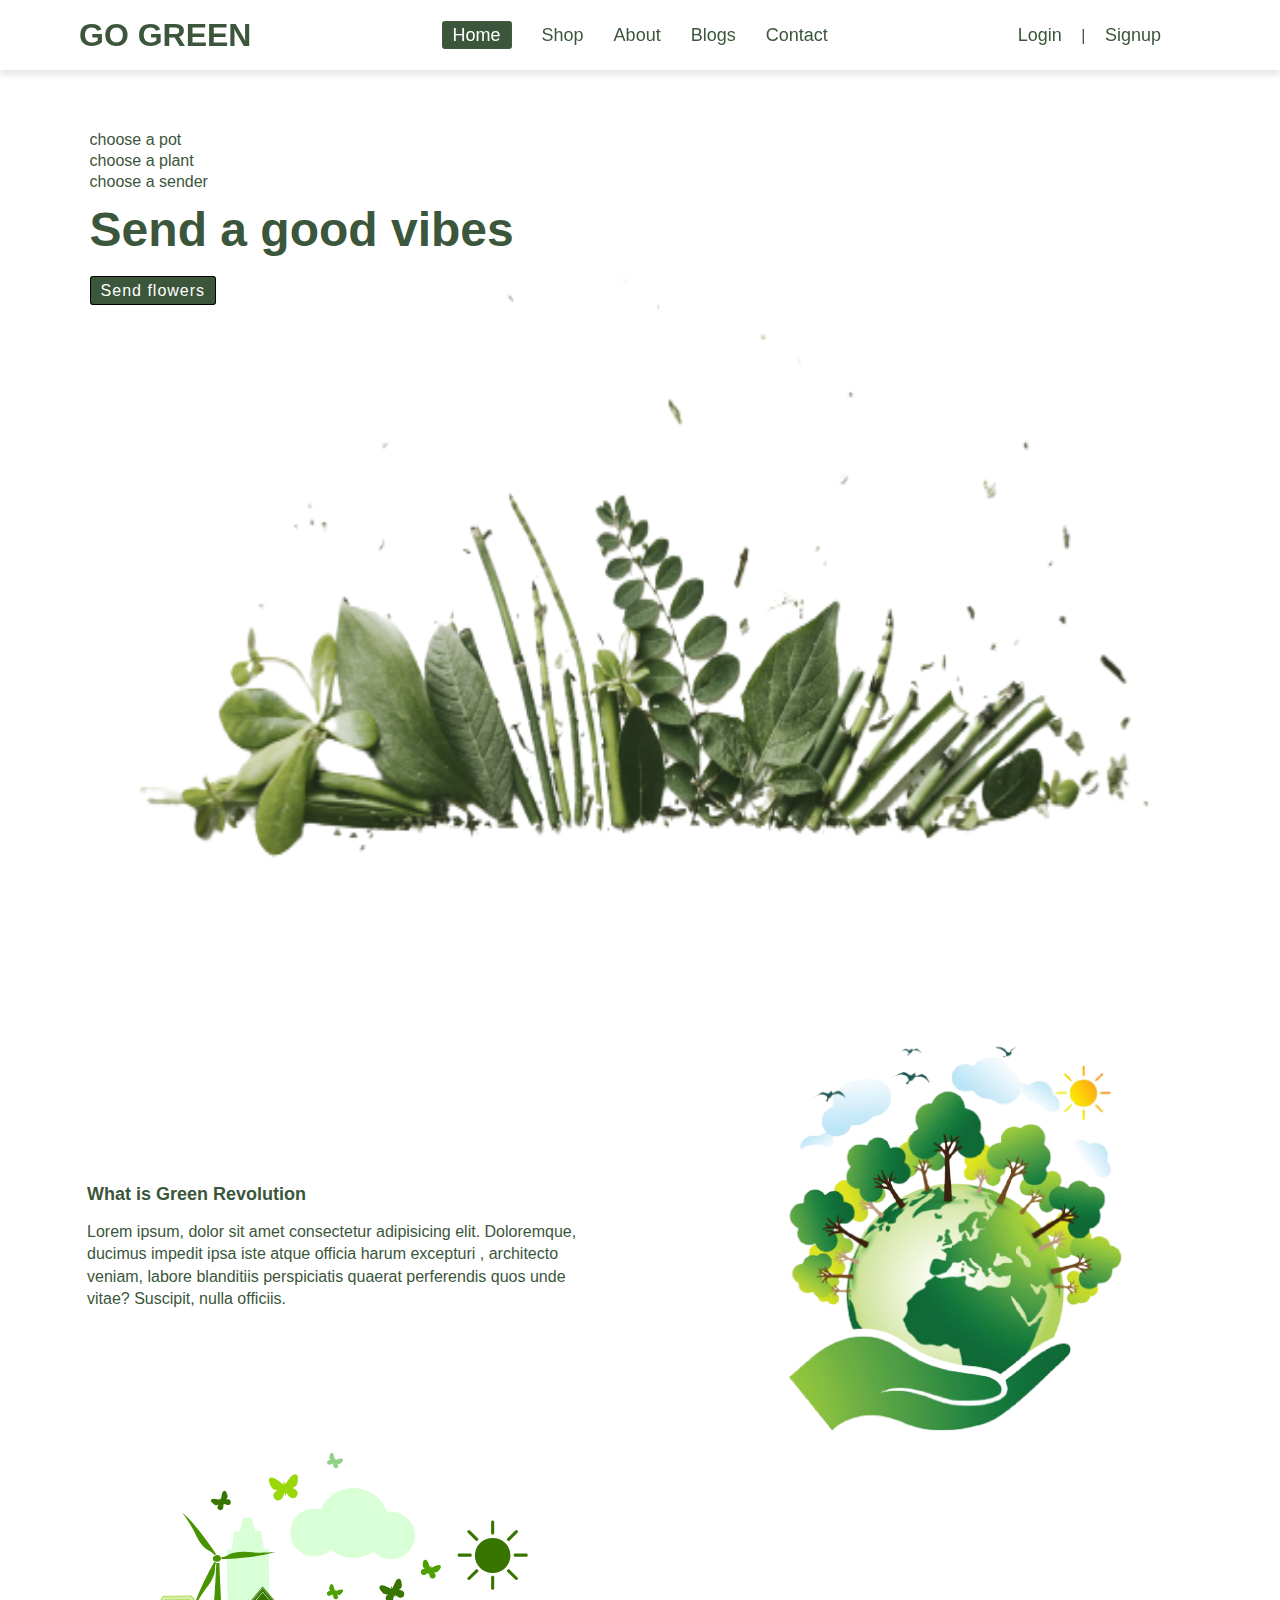
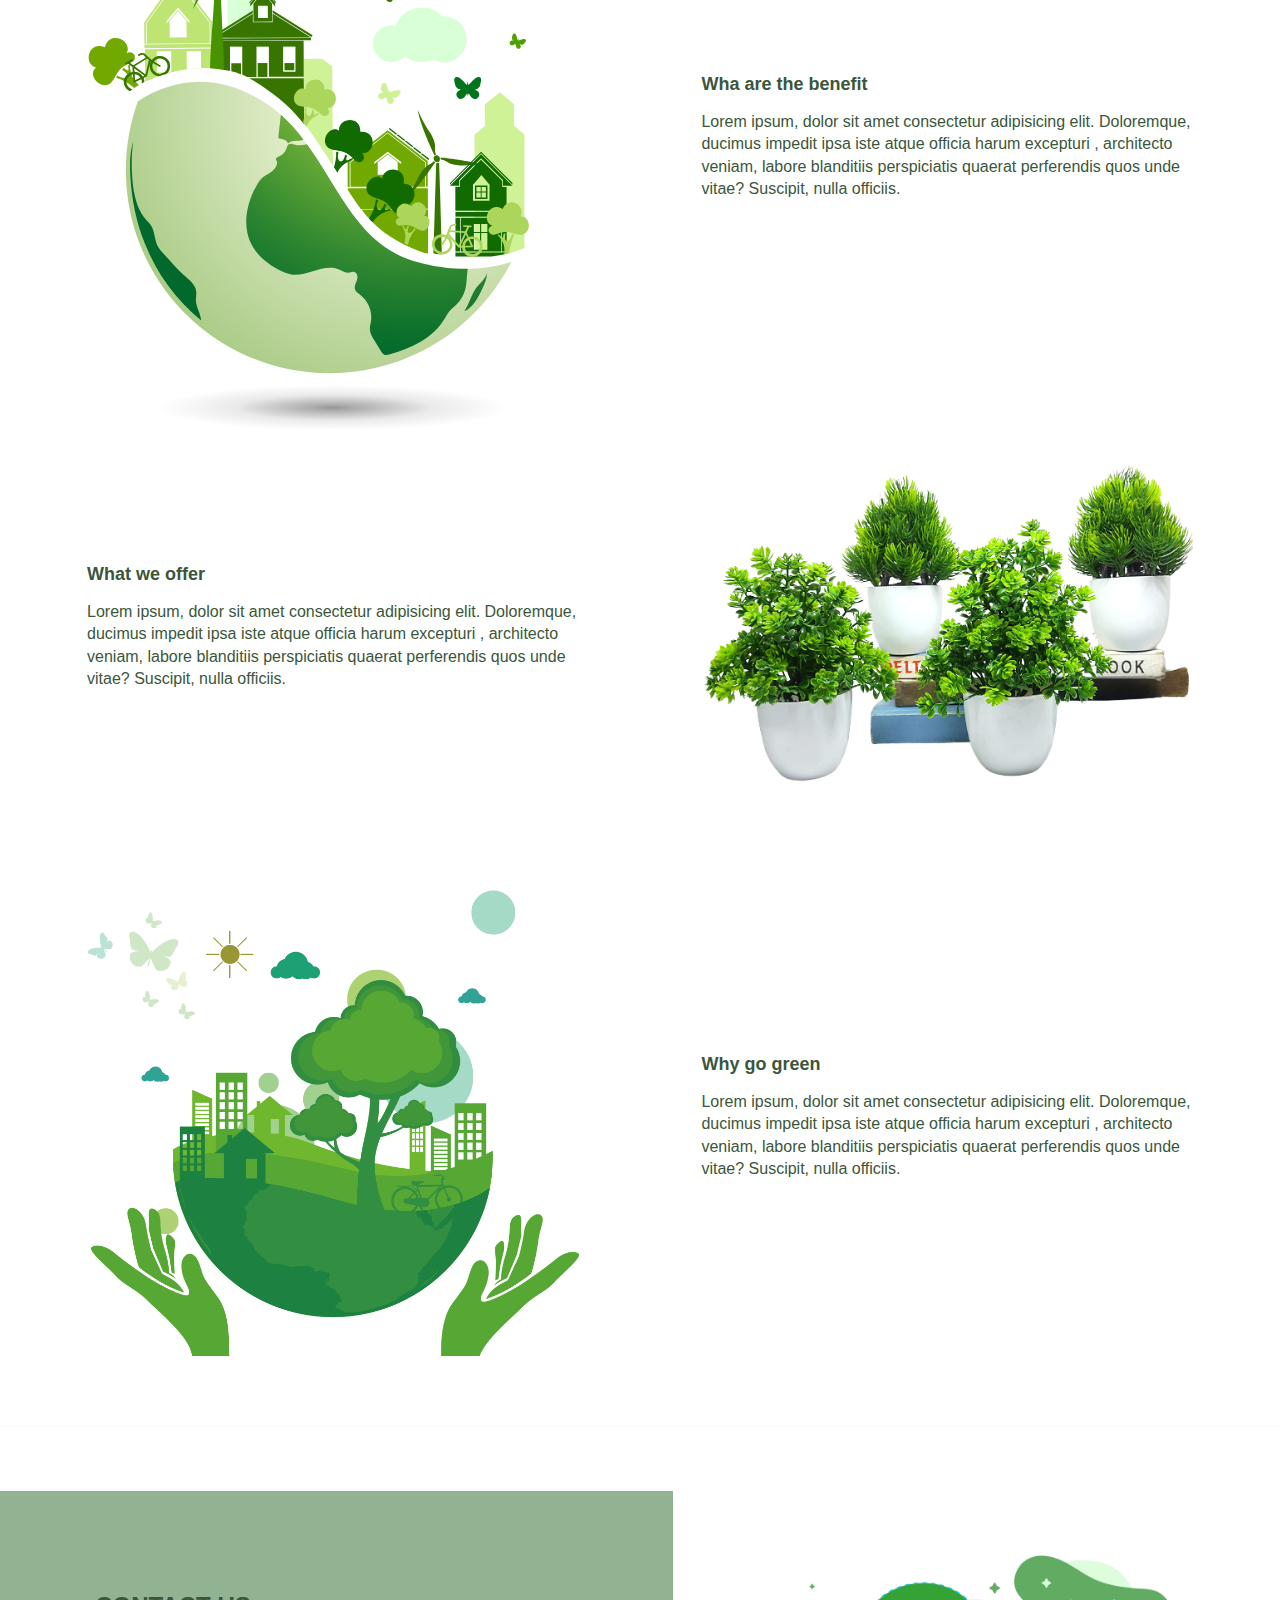
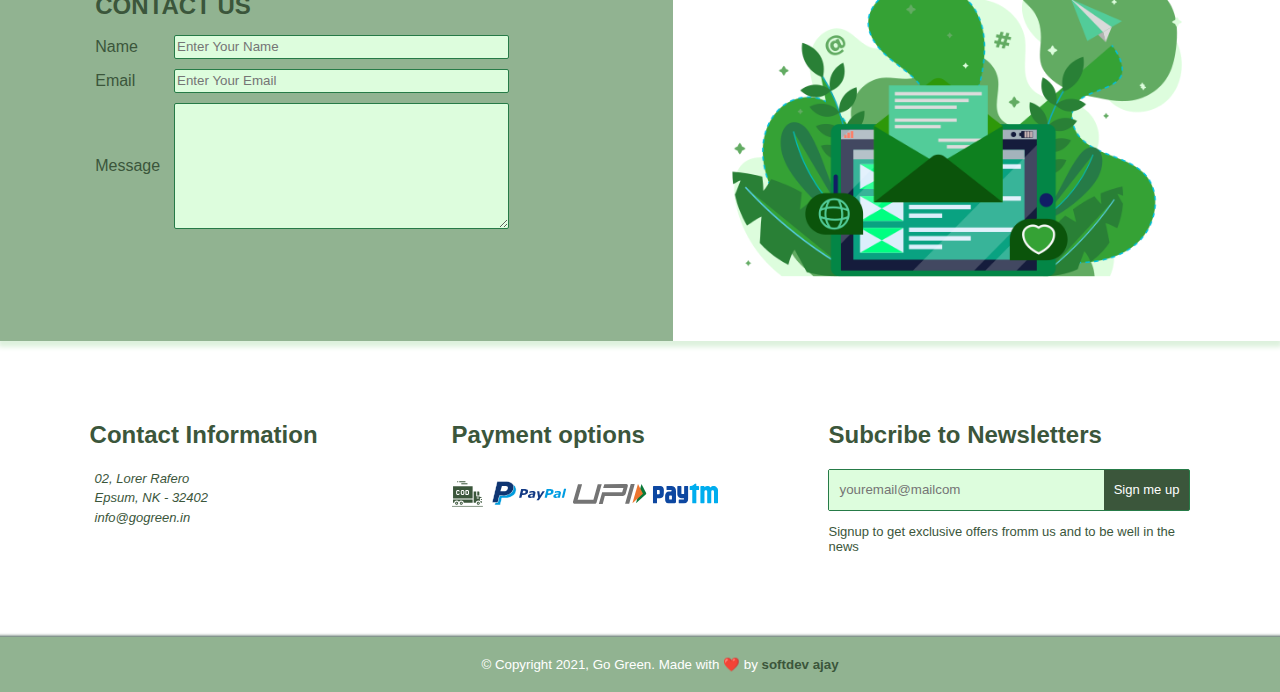
<file: go_green/index.html>
<!DOCTYPE html>
<html lang="en">
<head>
    <meta charset="UTF-8">
    <meta http-equiv="X-UA-Compatible" content="IE=edge">
    <meta name="viewport" content="width=device-width, initial-scale=1.0">
    <title>Go Green</title>
    <link rel="stylesheet" href="./assets/css/index.css">
</head>
<body>
    <section class="header" >
        <div class="header_cover">
          <div class="logo">
              <a href="#">GO GREEN</a>
          </div>
          <div class="hamburger" onclick="toggleMenu()" >
            <img src="assets/img/hamburger.png" alt="menu">
          </div>
          <div class="navbar_cover">
              <div class="main_menu">
                <nav>
                  <p><a href="" class="active">Home</a></p>
                  <p><a href="">Shop</a></p>
                  <p><a href="">About</a></p>
                  <p><a href="">Blogs</a></p>
                  <p><a href="">Contact</a></p>
                </nav>
              </div>
              <div class="login">
                <a href="#">Login</a>
                <span>|</span>
                <a href="#">Signup</a>
              </div>
          </div>
        </div>
    </section>
    <section class="home_cover">
        <div class="welcome_mesage">
          <p>choose a pot</p>
          <p>choose a plant</p>
          <p>choose a sender</p>
          <h2>Send a good vibes</h2>
        </div>
        <div class="shop_botton">
            <a href="">Send flowers</a>
        </div>
    </section>
    <section class="other_info" onscroll="myFunction()">
        <div id="revolution" class="info">
            <div class="desc left">
                <h2>What is Green Revolution</h2>
                <p>Lorem ipsum, dolor sit amet consectetur adipisicing elit. Doloremque, ducimus impedit ipsa iste atque officia harum excepturi
                    , architecto veniam, labore blanditiis perspiciatis quaerat perferendis quos unde vitae? Suscipit, nulla officiis.</p>
            </div>
            <div class="o_img right">
                <img src="./assets/img/green_revolution.png" alt="green revolution">
            </div>
        </div>
        <div id="benefit" class="info">
            <div class="o_img left">
                <img src="./assets/img/benefit.svg" alt="benefit">
            </div>
            <div class="desc right">
                <h2>Wha are the benefit</h2>
                <p>Lorem ipsum, dolor sit amet consectetur adipisicing elit. Doloremque, ducimus impedit ipsa iste atque officia harum excepturi
                    , architecto veniam, labore blanditiis perspiciatis quaerat perferendis quos unde vitae? Suscipit, nulla officiis.</p>
            </div>
        </div>
        <div id="what_we_offer" class="info">
            <div class="desc left">
                <h2>What we offer</h2>
                <p>Lorem ipsum, dolor sit amet consectetur adipisicing elit. Doloremque, ducimus impedit ipsa iste atque officia harum excepturi
                    , architecto veniam, labore blanditiis perspiciatis quaerat perferendis quos unde vitae? Suscipit, nulla officiis.</p>
            </div>
            <div class="o_img right">
                <img src="./assets/img/what_we_offer.png" alt="what we offer">
            </div>
        </div>

        <div id="why_go_green" class="info">
          <div class="o_img left">
              <img src="./assets/img/why_go_green.png" alt="why go green">
          </div>
          <div class="desc right">
            <h2>Why go green</h2>
            <p>Lorem ipsum, dolor sit amet consectetur adipisicing elit. Doloremque, ducimus impedit ipsa iste atque officia harum excepturi
              , architecto veniam, labore blanditiis perspiciatis quaerat perferendis quos unde vitae? Suscipit, nulla officiis.</p>
            </div>
        </div>
    </section>

    <section id="contact" >
        <!-- <div class="address">
            <h5>Contact Us</h5>
            <address>
                <p>gogreen@gmail.com</p>
                <p>Kanpur</p>
            </address> -->

      <div class="info">
        <div class="desc left">
          <!-- <h2>Contact Us</h2> -->
          <div class="input_cover">
            <h2>CONTACT US</h2>
            <div class="input_div">
              <span>Name</span>
              <input type="text" id="name" placeholder="Enter Your Name" class="input_value">
            </div>
            <div class="input_div">
              <span>Email</span>
              <input type="email" id="email" placeholder="Enter Your Email" class="input_value">
            </div>
            <div class="input_div">
              <span>Message</span>
              <textarea name="name" rows="6" id="message" class="input_value"></textarea>
            </div>
          </div>
        </div>
        <div class="o_img">
            <div class="right contact_img">
                <img src="./assets/img/email.png" alt=" send mail">
            </div>
        </div>
      </div>
    </section>
    <footer>
        <div class="upder_info">
        <div class="contact_info f_info">
          <h2>Contact Information</h2>
          <address class="">
            <p>02, Lorer Rafero</p>
            <p>Epsum, NK - 32402</p>
            <p>info@gogreen.in</p>
          </address>
        </div>
        <div class="connect_options f_info">
          <div class="payment_options">
            <h2>Payment options</h2>
            <div class="payment_methon">
              <img src="./assets/img/payment.svg" alt=" payment method">
            </div>
          </div>
          <!-- <div class="social_connects">
            <h2>Connect with us</h2>
            <div class="options">
              <div class="social">
                <img src="./assets/img/instagram.svg" alt="instagram">
              </div>
              <div class="social">
                <img src="./assets/img/fb.svg" alt="facebook">
              </div>
              <div class="social">
                <img src="./assets/img/twitter.svg" alt="twitter">
              </div>
            </div>
          </div> -->
        </div>
        <div class="subscription f_info">
            <h2>Subcribe to Newsletters</h2>
            <div class="subscription_cover">
              <input id="sub_email" type="email" name="" value="" placeholder="youremail@mailcom"><p> Sign me up</p>
            </div>
            <p>Signup to get exclusive offers fromm us and to be well in the news</p>
        </div>
      </div>
      <div class="copy_info">
        <small>&copy; Copyright 2021, Go Green.  Made with &#10084;&#65039; by <a href="#">softdev ajay</a> </small>
      </div>
    </footer>
    <!-- <section>
        <div class="copyright_info">

        </div>
    </section> -->
    <script src="./assets/js/index.js"></script>
    <!-- <script>
var x = 0;
function myFunction() {
  console.log(x);
  // document.getElementById("demo").innerHTML = x += 1;
}
</script> -->
</body>
</html>
</file>
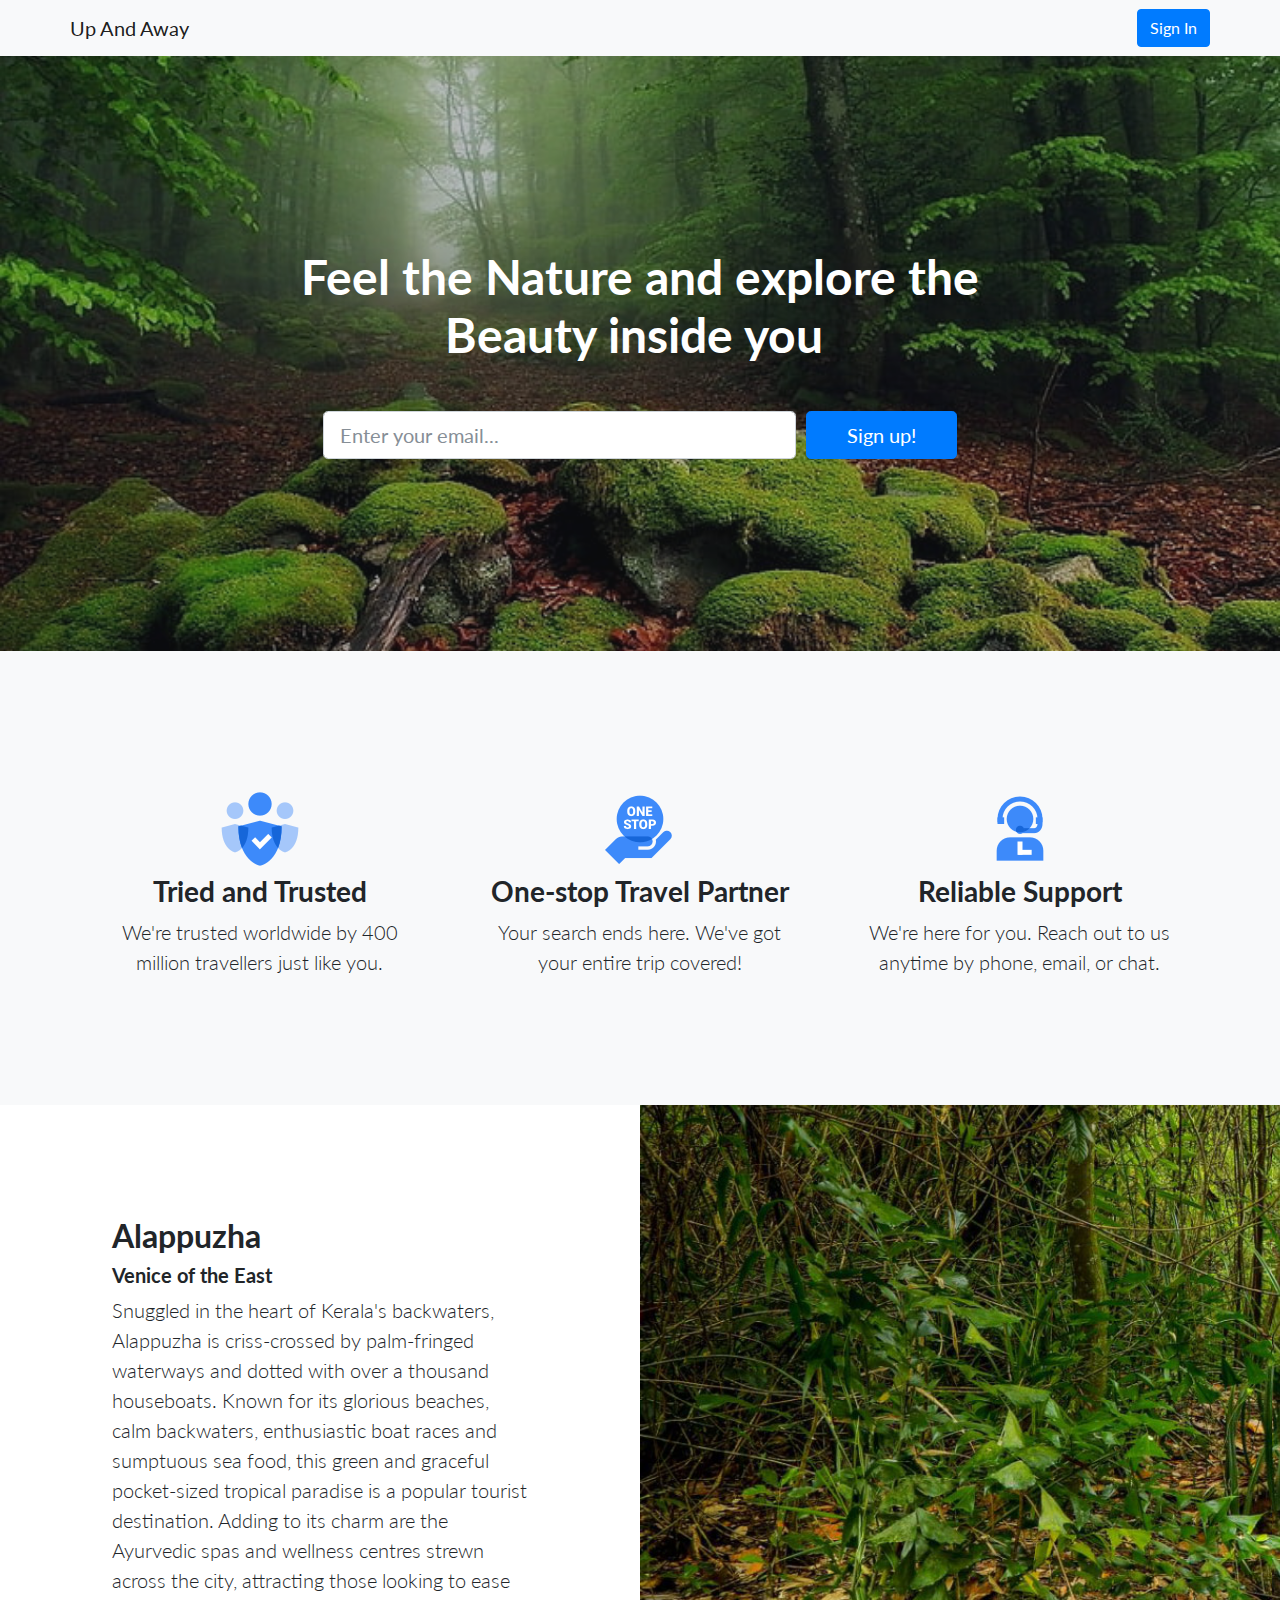
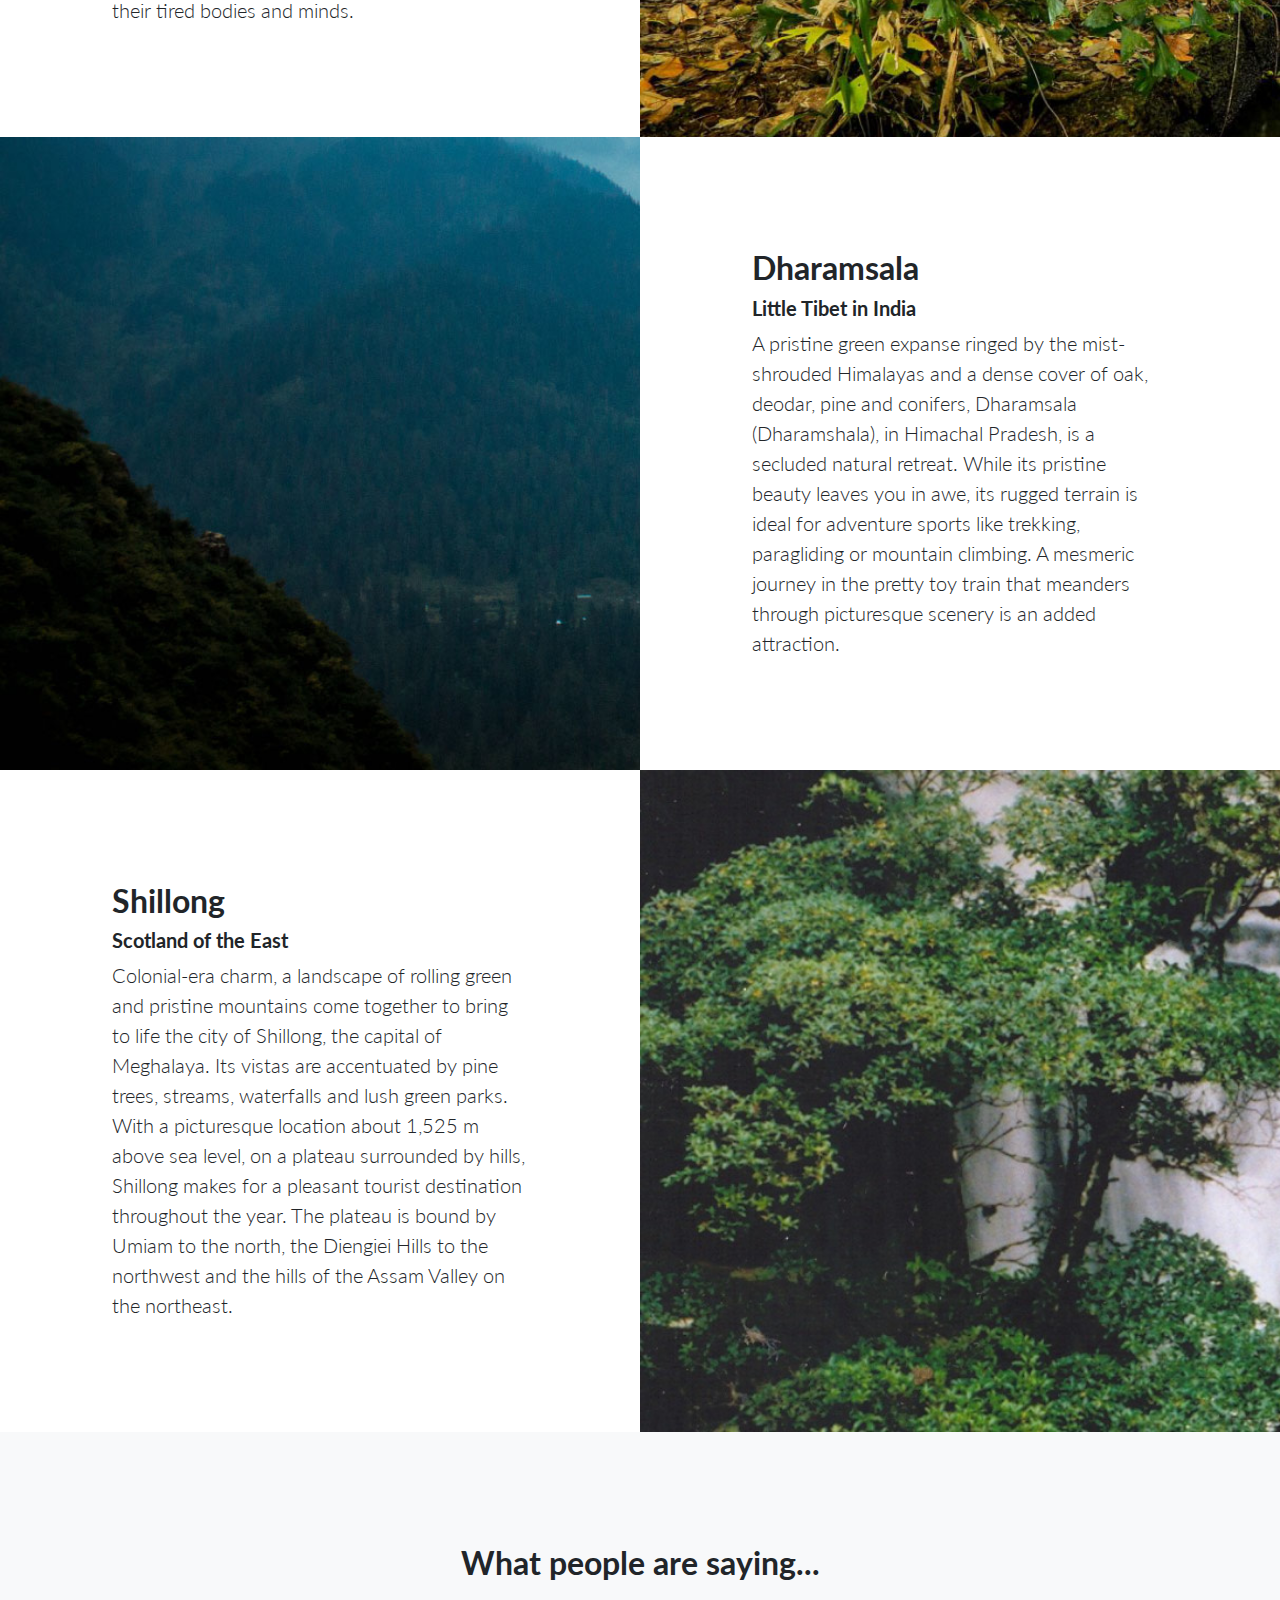
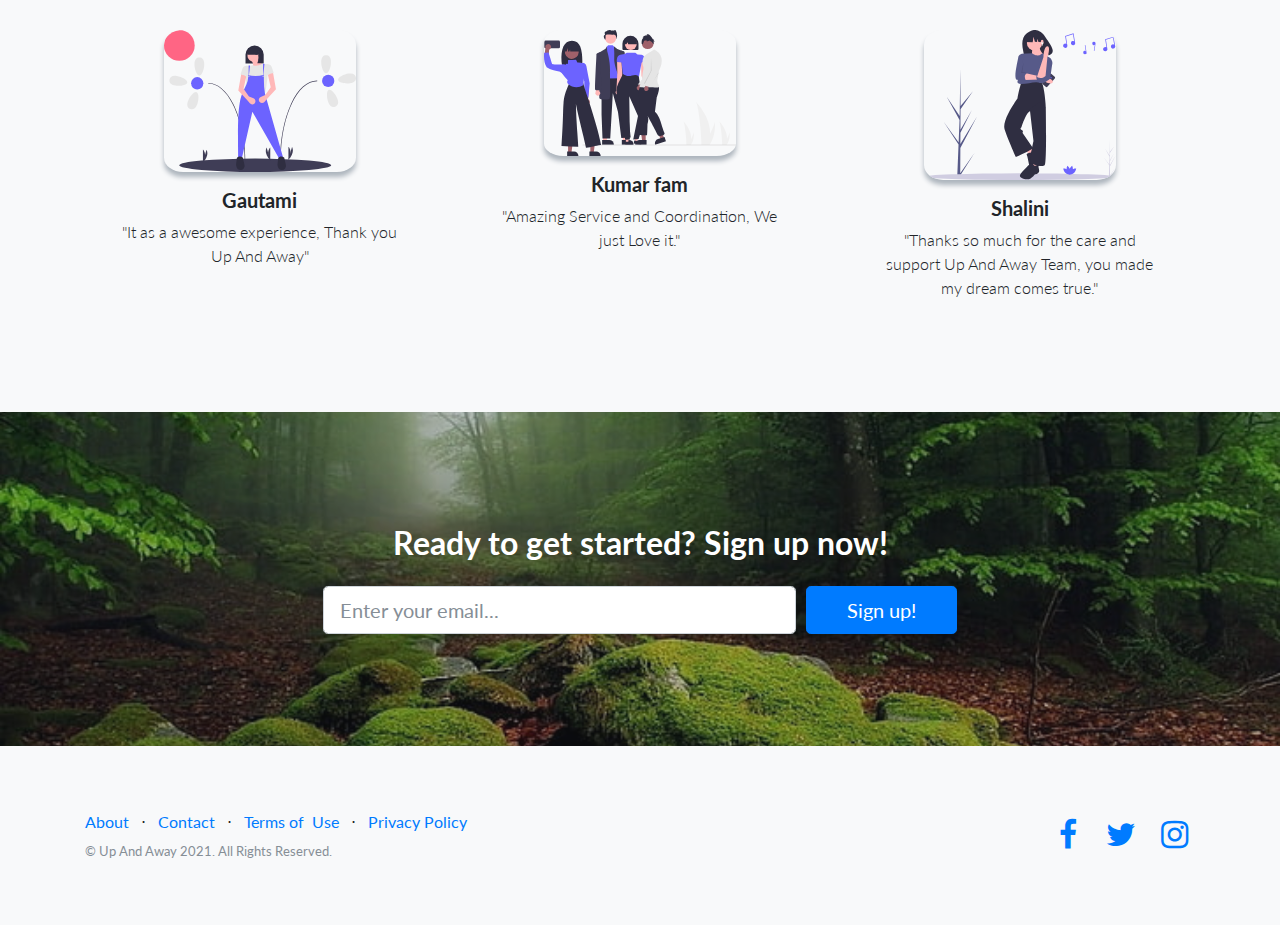
<file: travel/index.html>
<!DOCTYPE html>
<html>

<head>
    <meta charset="utf-8">
    <meta name="viewport" content="width=device-width, initial-scale=1.0, shrink-to-fit=no">
    <title>Up And Away</title>
    <meta name="description" content="Up and away is a travel agency, it help to get up and running for your next adventure for away from worries and spend some time with nature to feel calm, see the beauty of nature, invoke the craziness, happiness, ....">
    <link rel="stylesheet" href="assets/bootstrap/css/bootstrap.min.css">
    <link rel="stylesheet" href="https://fonts.googleapis.com/css?family=Lato:300,400,700,300italic,400italic,700italic">
    <link rel="stylesheet" href="assets/fonts/font-awesome.min.css">
    <link rel="stylesheet" href="assets/fonts/simple-line-icons.min.css">
    <link rel="stylesheet" href="https://cdnjs.cloudflare.com/ajax/libs/animate.css/3.5.2/animate.min.css">
</head>

<body>
    <nav class="navbar navbar-light navbar-expand bg-light navigation-clean">
        <div class="container"><a class="navbar-brand" href="#">Up And Away</a><button data-toggle="collapse" class="navbar-toggler" data-target="#navcol-1"></button>
            <div class="collapse navbar-collapse" id="navcol-1"><a class="btn btn-primary ml-auto" role="button" href="#">Sign In</a></div>
        </div>
    </nav>
    <header class="text-center text-white masthead" style="background:url('assets/img/bg-masthead.jpg')no-repeat center center;background-size:cover;">
        <div class="overlay"></div>
        <div class="container">
            <div class="row">
                <div class="col-xl-9 mx-auto">
                    <h1 class="mb-5">Feel the Nature and explore the Beauty inside you&nbsp;</h1>
                </div>
                <div class="col-md-10 col-lg-8 col-xl-7 mx-auto">
                    <form>
                        <div class="form-row">
                            <div class="col-12 col-md-9 mb-2 mb-md-0"><input class="form-control form-control-lg" type="email" placeholder="Enter your email..."></div>
                            <div class="col-12 col-md-3"><button class="btn btn-primary btn-block btn-lg" type="submit">Sign up!</button></div>
                        </div>
                    </form>
                </div>
            </div>
        </div>
    </header>
    <section class="text-center bg-light features-icons">
        <div class="container">
            <div class="row">
                <div class="col-lg-4">
                    <div class="mx-auto features-icons-item mb-5 mb-lg-0 mb-lg-3">

                      <div class="d-flex features-icons-icon"><i class="m-auto text-primary" data-bss-hover-animate="pulse"> <img src="./assets/img/tried-trusted.png" alt="Tried and Trusted"> </i></div>
                        <h3>Tried and Trusted</h3>
                        <p class="lead mb-0">We're trusted worldwide by 400 million travellers just like you.</p>
                    </div>
                </div>
                <div class="col-lg-4">
                    <div class="mx-auto features-icons-item mb-5 mb-lg-0 mb-lg-3">
                        <div class="d-flex features-icons-icon"><i class=" m-auto text-primary" data-bss-hover-animate="pulse"><img src="./assets/img/one-stop.png" alt="Your One-stop Travel Partner"> </i></div>
                        <h3>One-stop Travel Partner</h3>
                        <p class="lead mb-0">Your search ends here. We've got your entire trip covered!</p>
                    </div>
                </div>
                <div class="col-lg-4">
                    <div class="mx-auto features-icons-item mb-5 mb-lg-0 mb-lg-3">
                        <div class="d-flex features-icons-icon"><i class=" m-auto text-primary" data-bss-hover-animate="pulse"><img src="./assets/img/reliable-support.png" alt="Reliable Support"> </i></div>
                        <h3>Reliable Support</h3>
                        <p class="lead mb-0">We're here for you. Reach out to us anytime by phone, email, or chat.</p>
                    </div>
                </div>
            </div>
        </div>
    </section>
    <section class="showcase">
        <div class="container-fluid p-0">
            <div class="row no-gutters">
                <div class="col-lg-6 text-white order-lg-2 showcase-img" style="background-image:url(&quot;./assets/img/Alappuzha.jpeg&quot;);"><span></span></div>
                <div class="col-lg-6 my-auto order-lg-1 showcase-text">
                    <h2>Alappuzha</h2>
                    <h5>Venice of the East</h5>
                    <!-- https://www.incredibleindia.org/content/incredible-india-v2/en/destinations/alappuzha.html -->
                    <p class="lead mb-0">Snuggled in the heart of Kerala's backwaters, Alappuzha is criss-crossed by palm-fringed waterways and dotted with over a thousand houseboats. Known for its glorious beaches, calm backwaters, enthusiastic boat races and sumptuous sea food, this green and graceful pocket-sized tropical paradise is a popular tourist destination. Adding to its charm are the Ayurvedic spas and wellness centres strewn across the city, attracting those looking to ease their tired bodies and minds.</p>
                </div>
            </div>
            <div class="row no-gutters">
                <div class="col-lg-6 text-white showcase-img" style="background-image:url(&quot;./assets/img/Dharamshala.jpeg&quot;);"><span></span></div>
                <div class="col-lg-6 my-auto order-lg-1 showcase-text">
                    <h2>Dharamsala</h2>
                    <!-- https://www.incredibleindia.org/content/incredible-india-v2/en/destinations/dharamsala.html -->
                    <h5>Little Tibet in India</h5>
                    <p class="lead mb-0">A pristine green expanse ringed by the mist-shrouded Himalayas and a dense cover of oak, deodar, pine and conifers, Dharamsala (Dharamshala), in Himachal Pradesh, is a secluded natural retreat. While its pristine beauty leaves you in awe, its rugged terrain is ideal for adventure sports like trekking, paragliding or mountain climbing. A mesmeric journey in the pretty toy train that meanders through picturesque scenery is an added attraction.</p>
                </div>
            </div>
            <div class="row no-gutters">
                <div class="col-lg-6 text-white order-lg-2 showcase-img" style="background-image:url(&quot;./assets/img/Shillong.jpeg&quot;);"><span></span></div>
                <div class="col-lg-6 my-auto order-lg-1 showcase-text">
                    <h2>Shillong</h2>
                    <h5>Scotland of the East</h5>
                    <!-- https://www.incredibleindia.org/content/incredible-india-v2/en/destinations/shillong.html -->
                    <p class="lead mb-0">Colonial-era charm, a landscape of rolling green and pristine mountains come together to bring to life the city of Shillong, the capital of Meghalaya. Its vistas are accentuated by pine trees, streams, waterfalls and lush green parks. With a picturesque location about 1,525 m above sea level, on a plateau surrounded by hills, Shillong makes for a pleasant tourist destination throughout the year. The plateau is bound by Umiam to the north, the Diengiei Hills to the northwest and the hills of the Assam Valley on the northeast.</p>
                </div>
            </div>
        </div>
    </section>
    <section class="text-center bg-light testimonials">
        <div class="container">
            <h2 class="mb-5">What people are saying...</h2>
            <div class="row">
                <div class="col-lg-4">
                    <div class="mx-auto testimonial-item mb-5 mb-lg-0"><img class="rounded-circle img-fluid mb-3" src="./assets/img/bay_girl.svg" style=" border-radius: 10% !important;">
                        <h5>Gautami</h5>
                        <p class="font-weight-light mb-0">"It as a awesome experience, Thank you Up And Away"</p>
                    </div>
                </div>
                <div class="col-lg-4">
                    <div class="mx-auto testimonial-item mb-5 mb-lg-0"><img class="rounded-circle img-fluid mb-3" src="./assets/img/group_selfie.svg" style=" border-radius: 10% !important;">
                        <h5>Kumar fam</h5>
                        <p class="font-weight-light mb-0">"Amazing Service and Coordination, We just Love it."</p>
                    </div>
                </div>
                <div class="col-lg-4">
                    <div class="mx-auto testimonial-item mb-5 mb-lg-0"><img class="rounded-circle img-fluid mb-3" src="./assets/img/girl_listening_song.svg" style=" border-radius: 10% !important;">
                        <h5>Shalini</h5>
                        <p class="font-weight-light mb-0">"Thanks so much for the care and support Up And Away Team, you made my dream comes true."</p>
                    </div>
                </div>
            </div>
        </div>
    </section>
    <section class="text-center text-white call-to-action" style="background:url(&quot;assets/img/bg-masthead.jpg&quot;) no-repeat center center;background-size:cover;">
        <div class="overlay"></div>
        <div class="container">
            <div class="row">
                <div class="col-xl-9 mx-auto">
                    <h2 class="mb-4">Ready to get started? Sign up now!</h2>
                </div>
                <div class="col-md-10 col-lg-8 col-xl-7 mx-auto">
                    <form>
                        <div class="form-row">
                            <div class="col-12 col-md-9 mb-2 mb-md-0"><input class="form-control form-control-lg" type="email" placeholder="Enter your email..."></div>
                            <div class="col-12 col-md-3"><button class="btn btn-primary btn-block btn-lg" type="submit">Sign up!</button></div>
                        </div>
                    </form>
                </div>
            </div>
        </div>
    </section>
    <footer class="bg-light footer">
        <div class="container">
            <div class="row">
                <div class="col-lg-6 text-center text-lg-left my-auto h-100">
                    <ul class="list-inline mb-2">
                        <li class="list-inline-item"><a href="#">About</a></li>
                        <li class="list-inline-item"><span>⋅</span></li>
                        <li class="list-inline-item"><a href="#">Contact</a></li>
                        <li class="list-inline-item"><span>⋅</span></li>
                        <li class="list-inline-item"><a href="#">Terms of &nbsp;Use</a></li>
                        <li class="list-inline-item"><span>⋅</span></li>
                        <li class="list-inline-item"><a href="#">Privacy Policy</a></li>
                    </ul>
                    <p class="text-muted small mb-4 mb-lg-0">© Up And Away 2021. All Rights Reserved.</p>
                </div>
                <div class="col-lg-6 text-center text-lg-right my-auto h-100">
                    <ul class="list-inline mb-0">
                        <li class="list-inline-item"><a href="#"><i class="fa fa-facebook fa-2x fa-fw"></i></a></li>
                        <li class="list-inline-item"><a href="#"><i class="fa fa-twitter fa-2x fa-fw"></i></a></li>
                        <li class="list-inline-item"><a href="#"><i class="fa fa-instagram fa-2x fa-fw"></i></a></li>
                    </ul>
                </div>
            </div>
        </div>
    </footer>
    <script src="assets/js/jquery.min.js"></script>
    <script src="assets/bootstrap/js/bootstrap.min.js"></script>
    <script src="assets/js/bs-init.js"></script>
</body>

</html>
</file>
<file: go_green/assets/css/index.css>
html, body{
    margin: 0;
    padding: 0;
    box-sizing: border-box;
    font-family: sans-serif;
    color: #3b563b;
}
::-webkit-scrollbar {
    display: none;
}
/* header */
.hamburger img{
  display: none;
}
.header{
  position: fixed;
  top: 0;
  width: 100vw;
  background-color: #ffffff;
  box-shadow: 0px 5px 6px 0px rgba(176,174,174,0.3);
  -webkit-box-shadow: 0px 5px 6px 0px rgba(176,174,174,0.3);
  -moz-box-shadow: 0px 5px 6px 0px rgba(176,174,174,0.3);
}
.header_cover{
  height: 40px;
  display: flex;
  padding: 15px 5%;
}
.header a{
  text-decoration: none;
  font-weight: 500;
  font-size: large;
  font-family: sans-serif;
  margin: 0 15px;
  color: #3b563b;
}
.header .logo a{
  font-size: xx-large;
  font-weight: bold;
}
.header .logo{
  display: flex;
  align-items: center;
}
.navbar_cover{
  flex-grow: 1;
  align-items: center;
  display: flex;
  padding-right: 40px;
}
.main_menu nav{
  display: flex;
}
.navbar_cover .main_menu{
  display: flex;
  flex-grow: 1;
  justify-content: center;
}
.navbar_cover .main_menu .active{
  border: 1px solid #6c6c6c28;
  padding: 3px 10px;
  border-radius: 3px;
  color: #fff;
  background-color: #3b563b;
}

/* home cover */
.home_cover{
  height: 100vh;
  background: url("./../img/home_banner_bg.png");
  background-size: 100vw 100vh;
  margin-top: 70px;
  padding: 60px 7% 0;
}
.welcome_mesage p{
  font-size: medium;
  font-weight: 500;
  margin: 0;
  line-height: 1.3;
}
.welcome_mesage h2{
  font-size: xxx-large;
  font-weight: 600;
  margin: 10px 0 25px;
}
.shop_botton a{
  font-family: sans-serif;
  text-decoration: none;
  padding: 5px 10px;
  border: 1px solid #000;
  border-radius: 3px;
  color: #fff;
  background-color: #3b563b;
  font-weight: 400;
  letter-spacing: 1px;
}

/* other info */
.info{
  display: flex;
  margin-bottom: 40px;
  padding: 0 2%;
  align-items: center;
  height: 50vh;
}
label{
  width: 80px;
}
.desc h2{
  font-size: large;
  font-weight: 600;
  margin: 0 0 5px;
  text-align: left;
}
.desc p{
  line-height: 1.4;
  font-size: medium;
  width: 100%;
  text-align: left;
}
.left, .right{
  width: 50%;
  padding: 0 5%;
}
.right{
  text-align: right;
}
.o_img img{
  width: 100%;
  height: inherit;
}
.left img{
  border-radius: 15px 0px 0px 15px;
}
.right img{
  border-radius: 0px 15px 15px 0px;
}


/* contact form */
#contact .info{
  margin-top: 6vw;
  padding: 5vw 7% 0 0;
  box-shadow: 0px 4px 5px 2px #ddf1dd;
  -webkit-box-shadow: 0px 4px 5px 2px #ddf1dd;
  -moz-box-shadow: 0px 4px 5px 2px #ddf1dd;
}
#contact .info .desc{
  display: flex;
  height: inherit;
  align-items: center;
  width: 50%;
  background-color: #91b391;
  padding-left: 8%;
}
#contact .info .o_img{
  width: 50%;
  height: inherit;
}
#contact .info .o_img .contact_img{
 height: inherit;
 width: 100%;
 display: flex;
 justify-content: center;
}
#contact .info .o_img .contact_img img{
  width: auto;
}
.input_cover{
  width: 100%;
}
#contact .info .desc h2{
  font-size: x-large;
  margin-bottom: 15px;
}
.input_div{
  display: flex;
  align-items: center;
  margin-bottom: 10px;
  padding-right: 20%;
}
.input_div span{
  width: 80px;
}
.input_value{
  border: 1px solid #267b47;
  border-radius: 2px;
  line-height: 1.5;
  width: calc(100% - 80px);
  background-color: #ddfddd;
}

.upder_info{
  display: flex;
  padding: 40px 7% 70px;
}
.f_info{
  width: 33.33%;
}
.f_info h2{
  margin-top: 0;
}
.options{
  display: flex;
  padding-right: 20%;
}
.social{
  padding-right: 10px;
}
.social img{
  width: 100%;
}
address p{
  font-family: sans-serif;
  font-size: small;
  margin: 0;
  line-height: 1.5;
  padding-left: 5px;
}
.payment_methon img{
  width: 100%;
}
.subscription{
  padding-left: 15px;
}
.subscription_cover{
  border: 1px solid #267b47;
  border-radius: 2px;
  background-color: #3b563b;
  color: #fff;
  display: flex;
  align-items: center;
}
.subscription p{
  font-size: small;
}
.subscription_cover input{
  background-color: #ddfddd;
  border: none;
  line-height: 1.5;
  padding: 10px;
  flex-grow: 1;
}
.subscription_cover p{
  padding: 0 10px;
  margin: 0;
}
.copy_info{
  background-color: #91b391;
  color: #fff;
  padding: 20px 0;
  display: flex;
  justify-content: center;
  padding-left: 40px;
  box-shadow: 0px 7px 3px 8px #3b564b;
  -webkit-box-shadow: 0px 7px 3px 8px #3b564b;
  -moz-box-shadow: 0px 7px 3px 8px #3b564b;
}
.copy_info a{
  text-decoration: none;
  color: #3b563b;
  font-weight: 600;
}


@media(max-width:576px){
  body{
  }
  .header_cover{
    /* padding: 15px 0; */
  }
  .logo{
    /* flex-grow: 1; */
  }
  .hamburger{
    /* justify-content: flex-end;
    display: flex;
    z-index: 10;
    width: 40px;
    height: 40px; */
  }
  .main_menu nav{
    /* display: block;
    text-align: center;
    width: 100vw;
    background-color: #3b563b; */
  }
  .main_menu nav p{
    /* border-bottom: 1px solid white;
    padding-bottom: 10px; */
  }
  .active{
    /* background-color: #1e1d1b; */
  }
  .main_menu nav p a{
    /* color: #ffffff; */
  }
  .login{
    /* padding-bottom: 5px;
    padding-bottom: 10px;
    text-align: center; */
  }
  .login a{
    /* color: #ffffff; */
  }
  .hamburger img{
    /* display: inherit;
    width: 100%; */
  }
  .navbar_cover{
    /* position: fixed;
    background-color: #3b563b;
    color: #fff;
    padding: 0;
    display: block; */
  }
  .navbar_cover .main_menu .active{
    /* background-color: #5d7a5d; */
  }
}



















img{}
</file>
